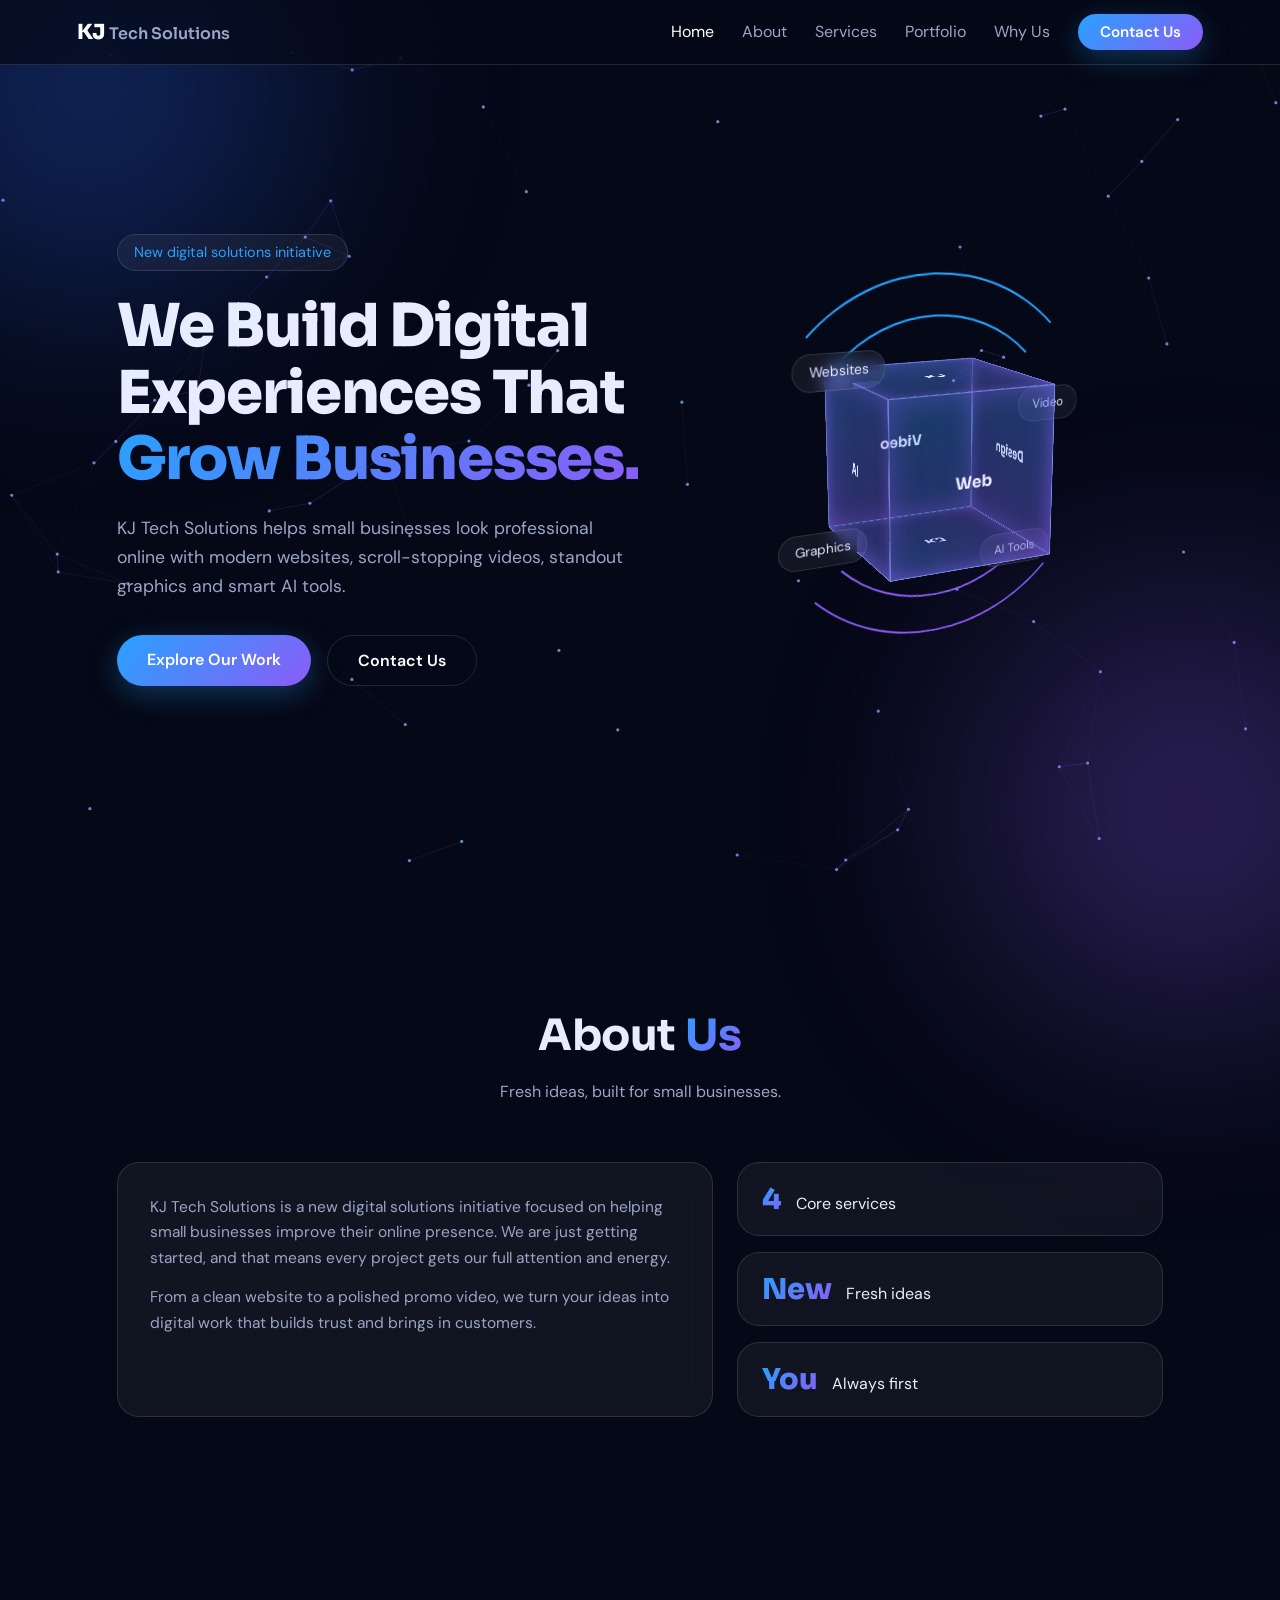
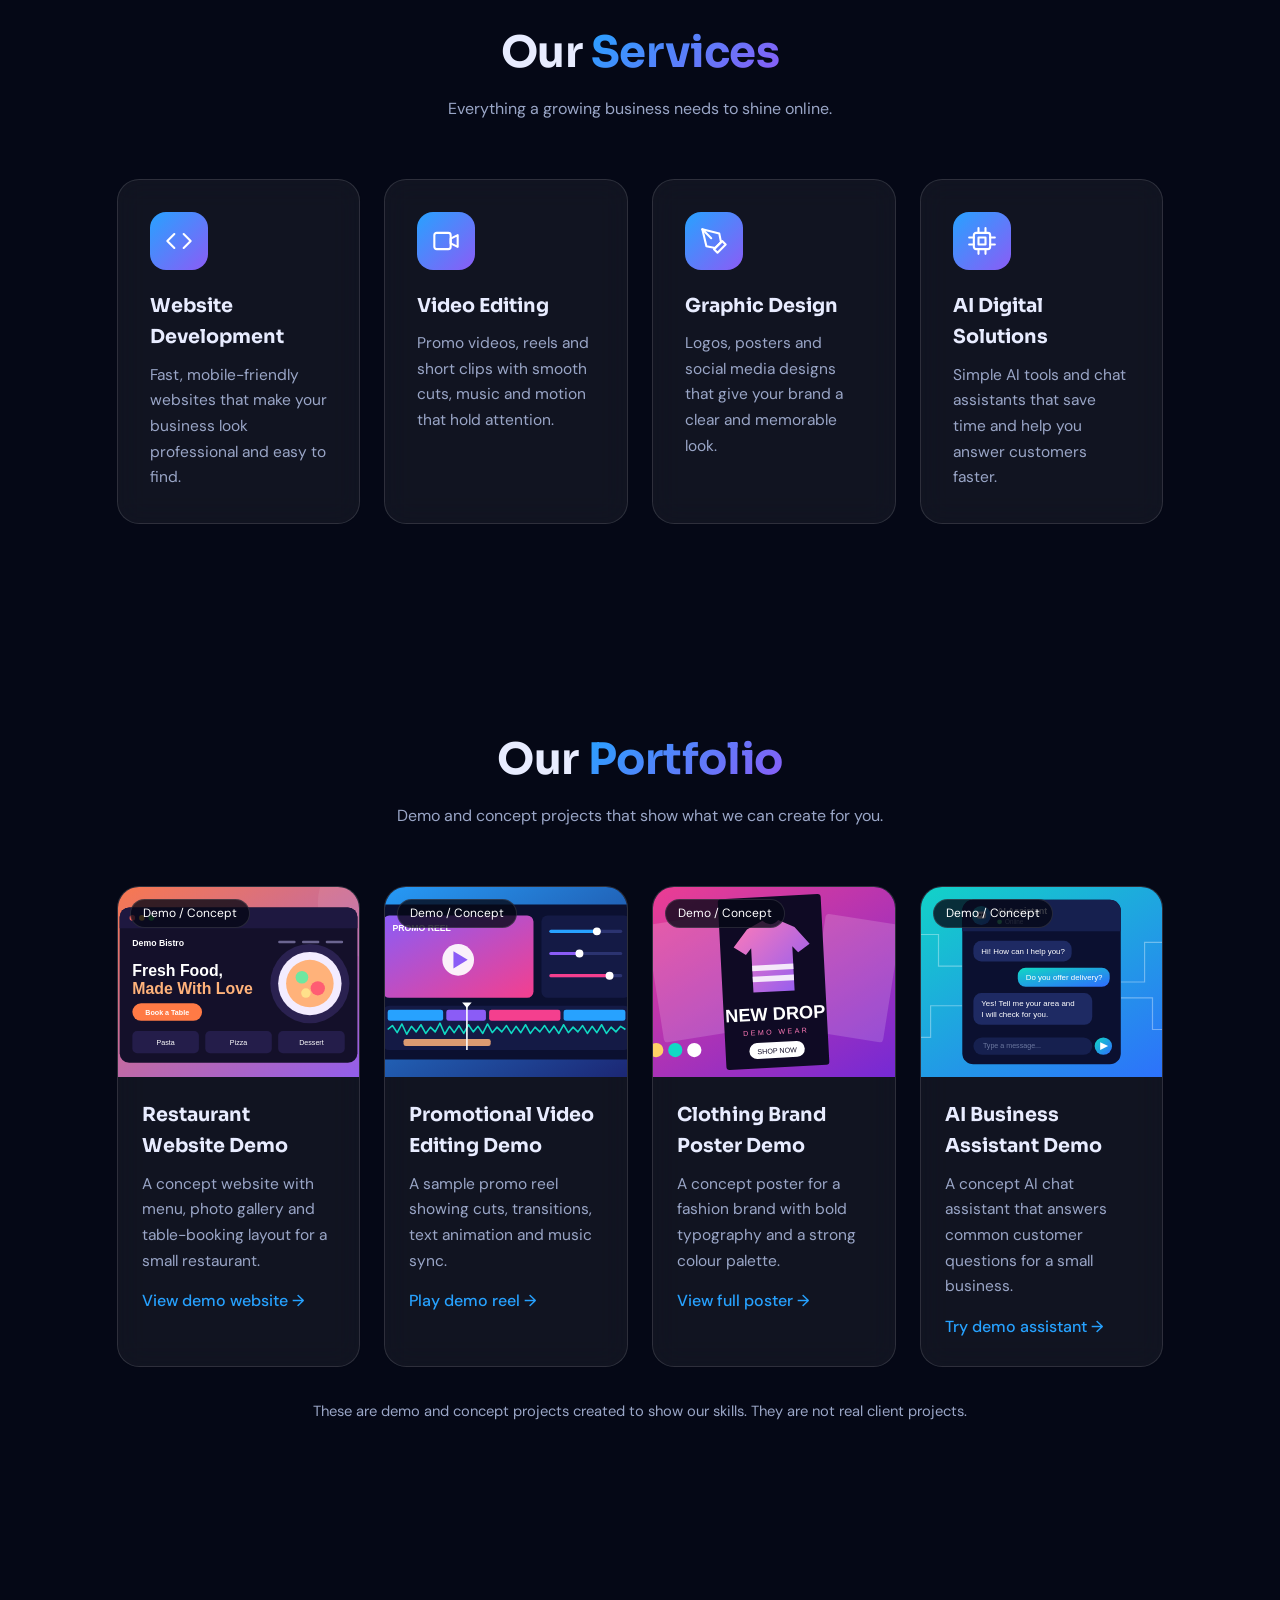
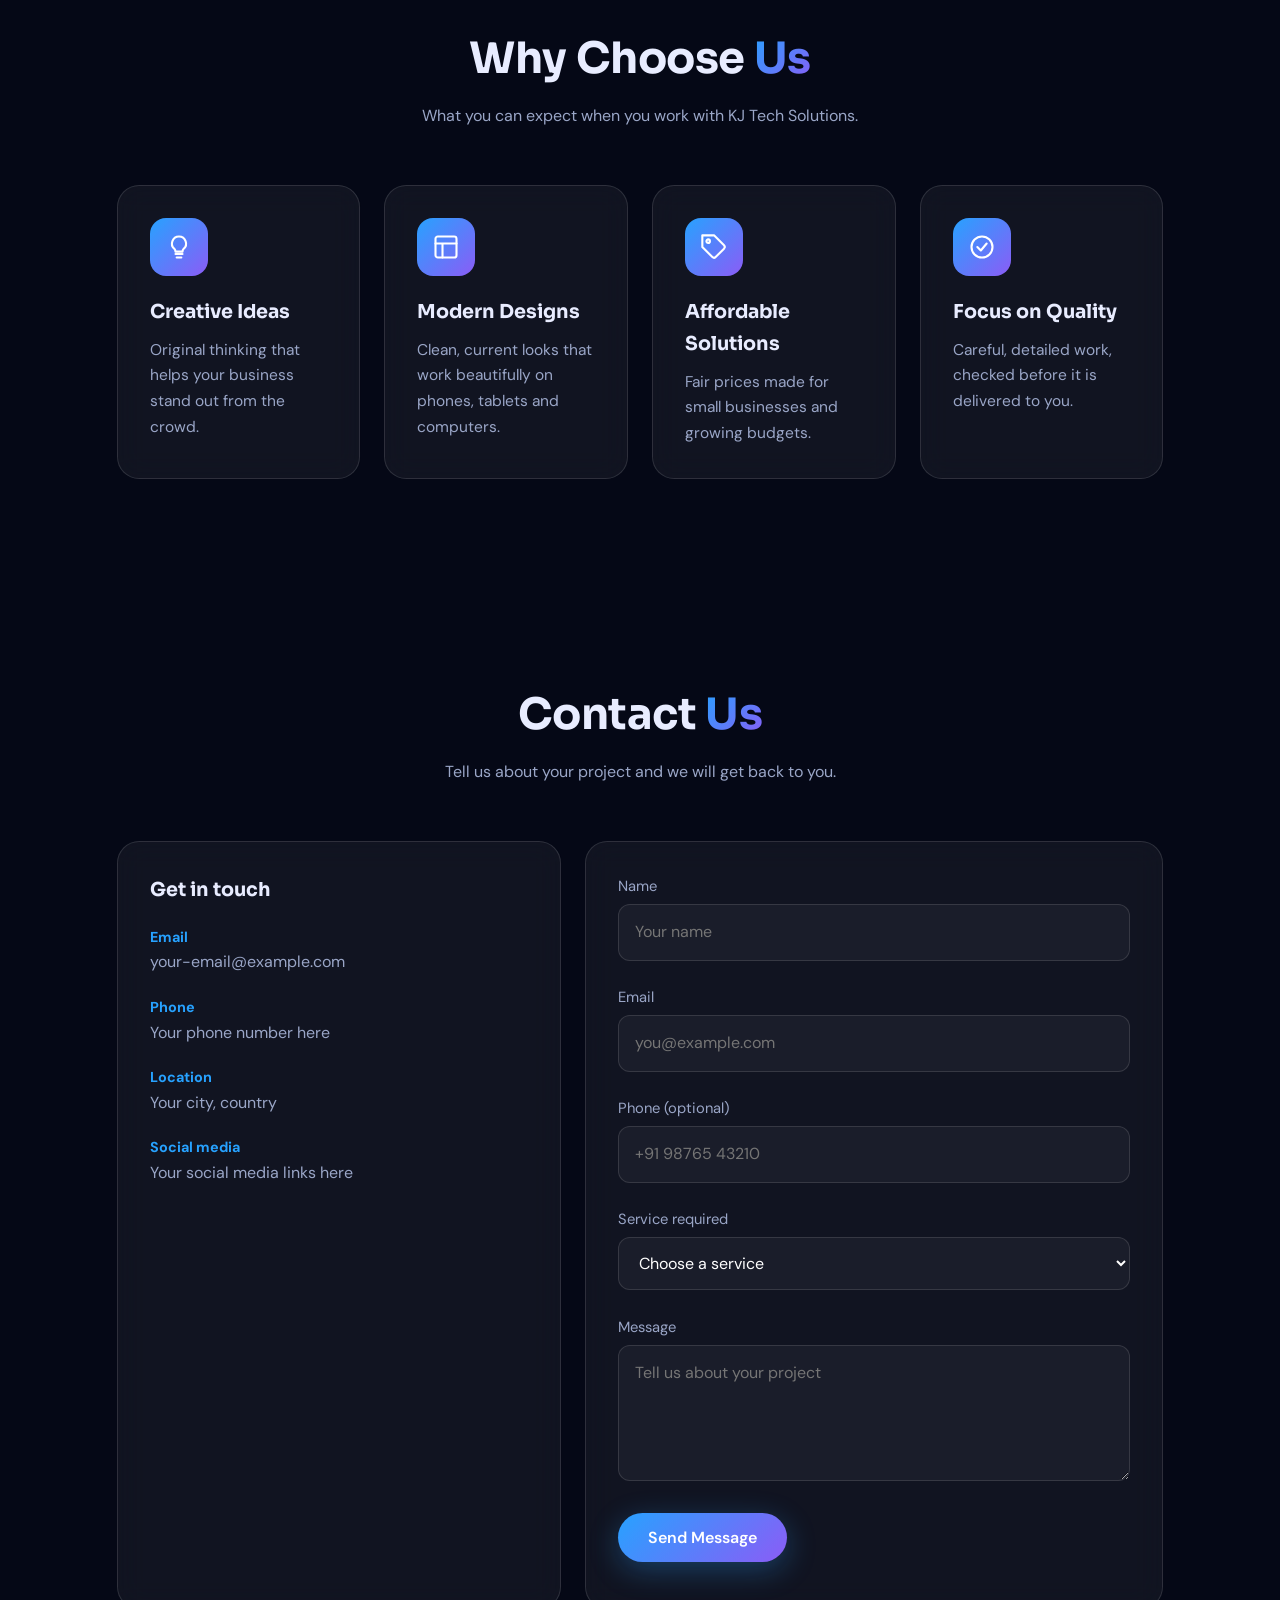
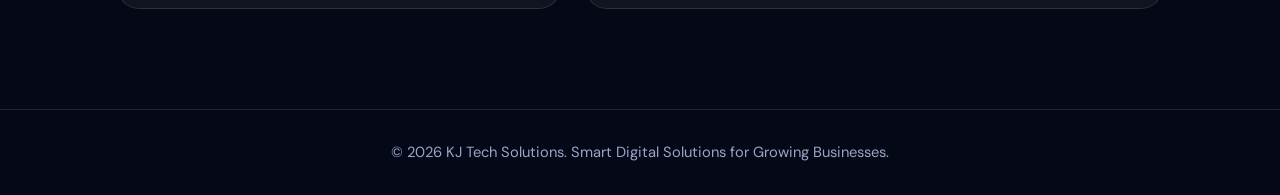
<file: index.html>
<!DOCTYPE html>
<html lang="en">
<head>
  <meta charset="UTF-8">
  <meta name="viewport" content="width=device-width, initial-scale=1.0">
  <meta name="description" content="KJ Tech Solutions - Smart Digital Solutions for Growing Businesses.">
  <title>KJ Tech Solutions | Smart Digital Solutions for Growing Businesses</title>
  <link rel="preconnect" href="https://fonts.googleapis.com">
  <link rel="preconnect" href="https://fonts.gstatic.com" crossorigin>
  <link href="https://fonts.googleapis.com/css2?family=DM+Sans:wght@400;500&family=Sora:wght@600;700;800&display=swap" rel="stylesheet">
  <link rel="stylesheet" href="style.css">
</head>
<body>
  <!-- Animated background -->
  <canvas id="bg"></canvas>
  <div class="glow g1"></div>
  <div class="glow g2"></div>

  <!-- NAVIGATION -->
  <header class="nav">
    <a href="#home" class="logo">KJ <span>Tech Solutions</span></a>
    <button class="burger" id="burger" aria-label="Open menu" aria-expanded="false"><i></i><i></i><i></i></button>
    <nav id="menu">
      <a href="#home">Home</a>
      <a href="#about">About</a>
      <a href="#services">Services</a>
      <a href="#portfolio">Portfolio</a>
      <a href="#why">Why Us</a>
      <a href="#contact" class="btn small">Contact Us</a>
    </nav>
  </header>

  <main>
    <!-- HERO -->
    <section id="home" class="hero">
      <div class="hero-text">
        <span class="pill">New digital solutions initiative</span>
        <h1>We Build Digital Experiences That <span class="grad">Grow Businesses.</span></h1>
        <p>KJ Tech Solutions helps small businesses look professional online with modern websites, scroll-stopping videos, standout graphics and smart AI tools.</p>
        <div class="btns">
          <a href="#portfolio" class="btn">Explore Our Work</a>
          <a href="#contact" class="btn ghost">Contact Us</a>
        </div>
      </div>

      <!-- 3D scene (pure CSS, moves with your mouse) -->
      <div class="stage">
        <div class="tilt3d" id="tilt3d">
          <div class="ring"></div>
          <div class="ring r2"></div>
          <div class="cube">
            <div>Web</div><div>Video</div><div>Design</div><div>AI</div><div>KJ</div><div>KJ</div>
          </div>
          <span class="chip c1">Websites</span>
          <span class="chip c2">Video</span>
          <span class="chip c3">Graphics</span>
          <span class="chip c4">AI Tools</span>
        </div>
      </div>
    </section>

    <!-- ABOUT -->
    <section id="about">
      <div class="title reveal">
        <h2>About <span class="grad">Us</span></h2>
        <p>Fresh ideas, built for small businesses.</p>
      </div>
      <div class="about reveal">
        <div class="glass">
          <p>KJ Tech Solutions is a new digital solutions initiative focused on helping small businesses improve their online presence. We are just getting started, and that means every project gets our full attention and energy.</p>
          <p>From a clean website to a polished promo video, we turn your ideas into digital work that builds trust and brings in customers.</p>
        </div>
        <div class="facts">
          <div class="glass" data-tilt><b>4</b><span>Core services</span></div>
          <div class="glass" data-tilt><b>New</b><span>Fresh ideas</span></div>
          <div class="glass" data-tilt><b>You</b><span>Always first</span></div>
        </div>
      </div>
    </section>

    <!-- SERVICES -->
    <section id="services">
      <div class="title reveal">
        <h2>Our <span class="grad">Services</span></h2>
        <p>Everything a growing business needs to shine online.</p>
      </div>
      <div class="grid reveal">
        <article class="glass" data-tilt>
          <div class="icon"><svg viewBox="0 0 24 24"><polyline points="16 18 22 12 16 6"/><polyline points="8 6 2 12 8 18"/></svg></div>
          <h3>Website Development</h3>
          <p>Fast, mobile-friendly websites that make your business look professional and easy to find.</p>
        </article>
        <article class="glass" data-tilt>
          <div class="icon"><svg viewBox="0 0 24 24"><rect x="2" y="5" width="14" height="14" rx="2"/><path d="M16 10l6-3v10l-6-3z"/></svg></div>
          <h3>Video Editing</h3>
          <p>Promo videos, reels and short clips with smooth cuts, music and motion that hold attention.</p>
        </article>
        <article class="glass" data-tilt>
          <div class="icon"><svg viewBox="0 0 24 24"><path d="M12 19l7-7 3 3-7 7z"/><path d="M18 13l-1.5-7.5L2 2l3.5 14.5L13 18z"/><path d="M2 2l7.6 7.6"/></svg></div>
          <h3>Graphic Design</h3>
          <p>Logos, posters and social media designs that give your brand a clear and memorable look.</p>
        </article>
        <article class="glass" data-tilt>
          <div class="icon"><svg viewBox="0 0 24 24"><rect x="5" y="5" width="14" height="14" rx="2"/><rect x="9" y="9" width="6" height="6"/><path d="M9 1v4M15 1v4M9 19v4M15 19v4M1 9h4M1 15h4M19 9h4M19 15h4"/></svg></div>
          <h3>AI Digital Solutions</h3>
          <p>Simple AI tools and chat assistants that save time and help you answer customers faster.</p>
        </article>
      </div>
    </section>

    <!-- PORTFOLIO -->
    <section id="portfolio">
      <div class="title reveal">
        <h2>Our <span class="grad">Portfolio</span></h2>
        <p>Demo and concept projects that show what we can create for you.</p>
      </div>
      <div class="grid reveal">
        <article class="glass work" data-tilt>
          <div class="thumb"><img src="images/restaurant.svg" alt="Restaurant website demo preview" loading="lazy"><span class="badge">Demo / Concept</span></div>
          <div class="info"><h3>Restaurant Website Demo</h3><p>A concept website with menu, photo gallery and table-booking layout for a small restaurant.</p><a class="view" href="demos/restaurant.html" target="_blank" rel="noopener">View demo website &rarr;</a></div>
        </article>
        <article class="glass work" data-tilt>
          <div class="thumb"><img src="images/video.svg" alt="Promotional video editing demo preview" loading="lazy"><span class="badge">Demo / Concept</span></div>
          <div class="info"><h3>Promotional Video Editing Demo</h3><p>A sample promo reel showing cuts, transitions, text animation and music sync.</p><a class="view" href="demos/promo-reel.html" target="_blank" rel="noopener">Play demo reel &rarr;</a></div>
        </article>
        <article class="glass work" data-tilt>
          <div class="thumb"><img src="images/poster.svg" alt="Clothing brand poster demo preview" loading="lazy"><span class="badge">Demo / Concept</span></div>
          <div class="info"><h3>Clothing Brand Poster Demo</h3><p>A concept poster for a fashion brand with bold typography and a strong colour palette.</p><a class="view" href="images/poster-full.svg" target="_blank" rel="noopener">View full poster &rarr;</a></div>
        </article>
        <article class="glass work" data-tilt>
          <div class="thumb"><img src="images/ai.svg" alt="AI business assistant demo preview" loading="lazy"><span class="badge">Demo / Concept</span></div>
          <div class="info"><h3>AI Business Assistant Demo</h3><p>A concept AI chat assistant that answers common customer questions for a small business.</p><a class="view" href="demos/ai-assistant.html" target="_blank" rel="noopener">Try demo assistant &rarr;</a></div>
        </article>
      </div>
      <p class="note">These are demo and concept projects created to show our skills. They are not real client projects.</p>
    </section>

    <!-- WHY CHOOSE US -->
    <section id="why">
      <div class="title reveal">
        <h2>Why Choose <span class="grad">Us</span></h2>
        <p>What you can expect when you work with KJ Tech Solutions.</p>
      </div>
      <div class="grid reveal">
        <article class="glass" data-tilt>
          <div class="icon"><svg viewBox="0 0 24 24"><path d="M9 18h6M10 21h4M12 3a6 6 0 0 0-4 10.5c.7.7 1 1.5 1 2.5h6c0-1 .3-1.8 1-2.5A6 6 0 0 0 12 3z"/></svg></div>
          <h3>Creative Ideas</h3><p>Original thinking that helps your business stand out from the crowd.</p>
        </article>
        <article class="glass" data-tilt>
          <div class="icon"><svg viewBox="0 0 24 24"><rect x="3" y="3" width="18" height="18" rx="2"/><path d="M3 9h18M9 21V9"/></svg></div>
          <h3>Modern Designs</h3><p>Clean, current looks that work beautifully on phones, tablets and computers.</p>
        </article>
        <article class="glass" data-tilt>
          <div class="icon"><svg viewBox="0 0 24 24"><path d="M20.6 13.4l-7.2 7.2a2 2 0 0 1-2.8 0L2 12V2h10l8.6 8.6a2 2 0 0 1 0 2.8z"/><circle cx="7" cy="7" r="1.5"/></svg></div>
          <h3>Affordable Solutions</h3><p>Fair prices made for small businesses and growing budgets.</p>
        </article>
        <article class="glass" data-tilt>
          <div class="icon"><svg viewBox="0 0 24 24"><circle cx="12" cy="12" r="9"/><path d="M8 12l3 3 5-6"/></svg></div>
          <h3>Focus on Quality</h3><p>Careful, detailed work, checked before it is delivered to you.</p>
        </article>
      </div>
    </section>

    <!-- CONTACT -->
    <section id="contact">
      <div class="title reveal">
        <h2>Contact <span class="grad">Us</span></h2>
        <p>Tell us about your project and we will get back to you.</p>
      </div>
      <div class="contact reveal">
        <div class="glass">
          <h3>Get in touch</h3>
          <div class="info-item"><b>Email</b>your-email@example.com</div>
          <div class="info-item"><b>Phone</b>Your phone number here</div>
          <div class="info-item"><b>Location</b>Your city, country</div>
          <div class="info-item"><b>Social media</b>Your social media links here</div>
        </div>
        <form class="glass" id="form" novalidate>
          <div class="field"><label for="name">Name</label><input id="name" name="name" type="text" placeholder="Your name"><span class="err"></span></div>
          <div class="field"><label for="email">Email</label><input id="email" name="email" type="email" placeholder="you@example.com"><span class="err"></span></div>
          <div class="field"><label for="phone">Phone (optional)</label><input id="phone" name="phone" type="tel" placeholder="+91 98765 43210"><span class="err"></span></div>
          <div class="field"><label for="service">Service required</label>
            <select id="service" name="service">
              <option value="">Choose a service</option>
              <option>Website Development</option>
              <option>Video Editing</option>
              <option>Graphic Design</option>
              <option>AI Digital Solutions</option>
            </select><span class="err"></span></div>
          <div class="field"><label for="message">Message</label><textarea id="message" name="message" rows="4" placeholder="Tell us about your project"></textarea><span class="err"></span></div>
          <button type="submit" class="btn">Send Message</button>
          <p class="ok" id="ok" role="status"></p>
        </form>
      </div>
    </section>
  </main>

  <footer>&copy; <span id="yr"></span> KJ Tech Solutions. Smart Digital Solutions for Growing Businesses.</footer>

  <script src="script.js"></script>
</body>
</html>
</file>
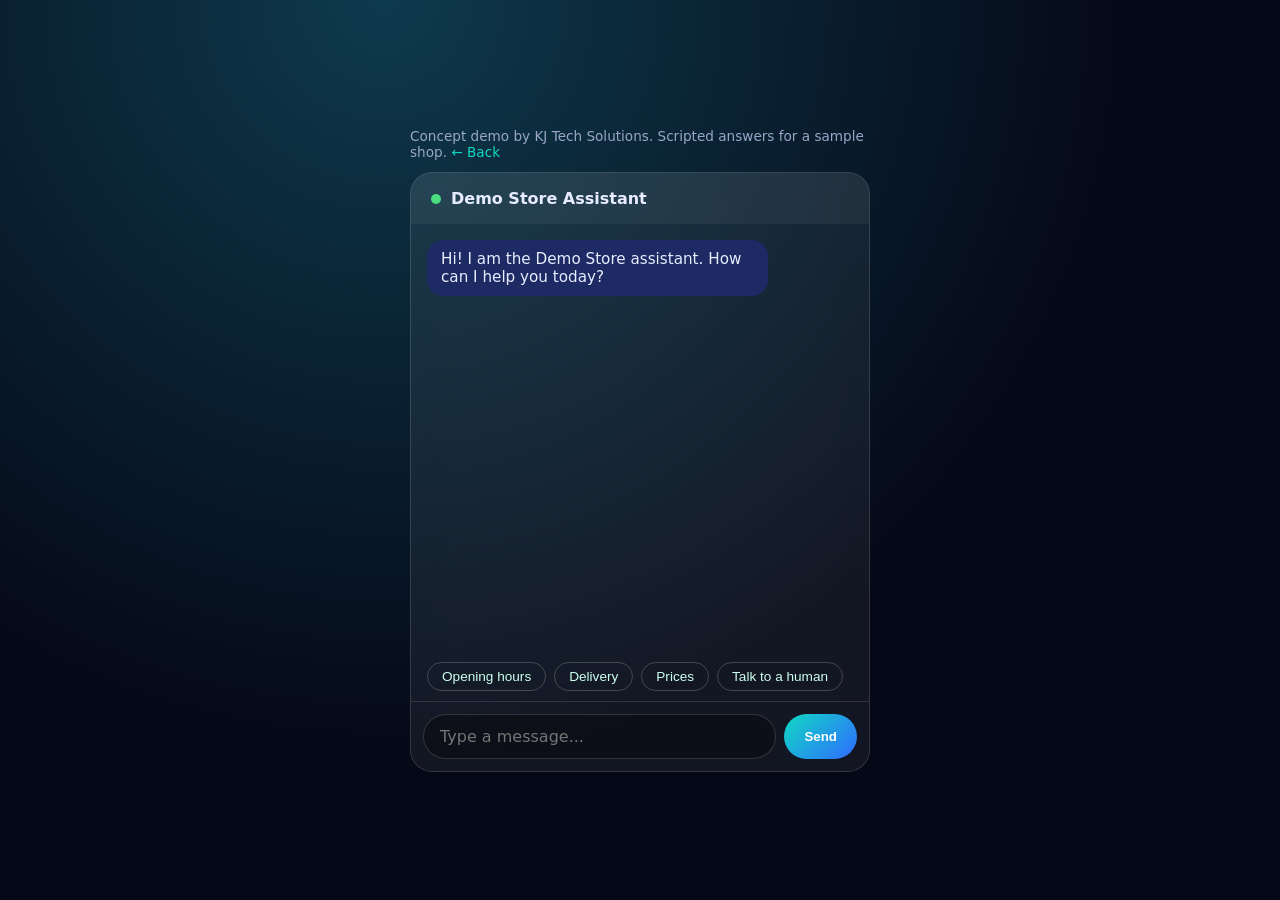
<file: demos/ai-assistant.html>
<!DOCTYPE html><html lang="en"><head><meta charset="UTF-8"><meta name="viewport" content="width=device-width,initial-scale=1">
<title>AI Business Assistant Demo | KJ Tech Solutions</title>
<style>
*{margin:0;padding:0;box-sizing:border-box}
body{font-family:'Segoe UI',system-ui,sans-serif;background:radial-gradient(circle at 30% 0,#0e3a4d,#050816 60%) fixed;color:#e8ecff;min-height:100vh;display:grid;place-items:center;padding:16px}
.wrap{width:min(460px,100%)}.top{font-size:.85rem;color:#9aa6c7;margin-bottom:12px}.top a{color:#10d9c4;text-decoration:none}
.chat{background:rgba(255,255,255,.06);border:1px solid rgba(255,255,255,.14);border-radius:22px;backdrop-filter:blur(14px);overflow:hidden;display:flex;flex-direction:column;height:min(600px,80vh)}
.hd{padding:16px 20px;background:rgba(255,255,255,.05);font-weight:700;display:flex;align-items:center;gap:10px}.hd i{width:10px;height:10px;border-radius:50%;background:#4ade80}
#log{flex:1;overflow-y:auto;padding:16px;display:flex;flex-direction:column;gap:10px}
.m{max-width:80%;padding:10px 14px;border-radius:16px;font-size:.95rem;animation:in .3s}.bot{background:#1e2a63;align-self:flex-start}.me{background:linear-gradient(135deg,#10d9c4,#2f6bff);align-self:flex-end}
@keyframes in{from{opacity:0;transform:translateY(8px)}}
.q{display:flex;gap:8px;flex-wrap:wrap;padding:0 16px 10px}.q button{background:transparent;border:1px solid rgba(255,255,255,.2);color:#cfe;border-radius:50px;padding:6px 14px;cursor:pointer;font-size:.85rem}.q button:hover{border-color:#10d9c4}
form{display:flex;gap:8px;padding:12px;border-top:1px solid rgba(255,255,255,.12)}
input{flex:1;padding:12px 16px;border-radius:50px;border:1px solid rgba(255,255,255,.15);background:rgba(0,0,0,.3);color:#fff;font:inherit}
form button{padding:0 20px;border:0;border-radius:50px;background:linear-gradient(135deg,#10d9c4,#2f6bff);color:#fff;font-weight:700;cursor:pointer}
</style></head><body><div class="wrap">
<div class="top">Concept demo by KJ Tech Solutions. Scripted answers for a sample shop. <a href="../index.html#portfolio">&larr; Back</a></div>
<div class="chat"><div class="hd"><i></i>Demo Store Assistant</div><div id="log"></div>
<div class="q" id="q"><button>Opening hours</button><button>Delivery</button><button>Prices</button><button>Talk to a human</button></div>
<form id="f"><input id="t" placeholder="Type a message..." autocomplete="off"><button>Send</button></form></div></div>
<script>
const log=document.getElementById('log'),t=document.getElementById('t');
const answers=[
 [/hour|open|time|timing/,'We are open 10 AM to 8 PM, Monday to Saturday (sample hours).'],
 [/deliver|ship/,'Yes, we deliver in the local area. Tell me your area and I can check.'],
 [/price|cost|rate|charge/,'Prices start from a few hundred rupees (sample). Which product are you interested in?'],
 [/human|person|call|owner/,'Sure! Please leave your name and number and the owner will contact you.'],
 [/hi|hello|hey|namaste/,'Hello! I am the demo assistant. Ask me about hours, delivery or prices.']];
function add(txt,who){const d=document.createElement('div');d.className='m '+who;d.textContent=txt;log.appendChild(d);log.scrollTop=log.scrollHeight}
function ask(v){v=v.trim();if(!v)return;add(v,'me');const l=v.toLowerCase();
 const a=(answers.find(r=>r[0].test(l))||[0,'I am only a demo, so I can answer questions about hours, delivery and prices.'])[1];
 setTimeout(()=>add(a,'bot'),600)}
document.getElementById('f').onsubmit=e=>{e.preventDefault();ask(t.value);t.value=''};
document.querySelectorAll('#q button').forEach(b=>b.onclick=()=>ask(b.textContent));
add('Hi! I am the Demo Store assistant. How can I help you today?','bot');
</script></body></html>
</file>
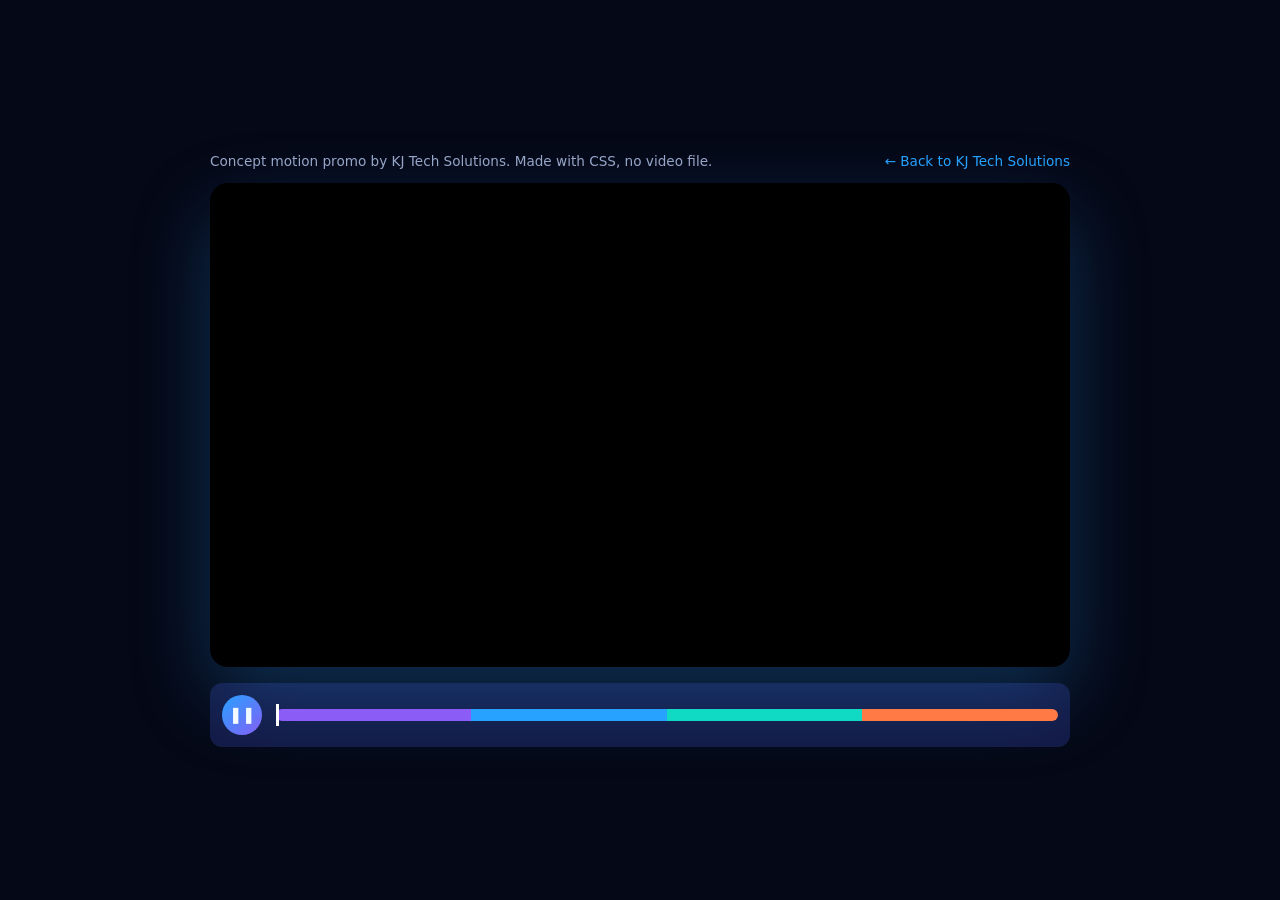
<file: demos/promo-reel.html>
<!DOCTYPE html><html lang="en"><head><meta charset="UTF-8"><meta name="viewport" content="width=device-width,initial-scale=1">
<title>Promo Video Demo | KJ Tech Solutions</title>
<style>
*{margin:0;padding:0;box-sizing:border-box}
body{font-family:'Segoe UI',system-ui,sans-serif;background:#050816;color:#e8ecff;min-height:100vh;display:grid;place-items:center;padding:20px}
.wrap{width:min(860px,100%)}
.top{display:flex;justify-content:space-between;gap:10px;flex-wrap:wrap;font-size:.85rem;color:#9aa6c7;margin-bottom:14px}.top a{color:#27a2ff;text-decoration:none}
.stage{position:relative;aspect-ratio:16/9;border-radius:18px;overflow:hidden;background:#000;box-shadow:0 30px 80px rgba(39,162,255,.25)}
.s{position:absolute;inset:0;display:grid;place-items:center;text-align:center;opacity:0;animation:sc 12s infinite;padding:20px}
.s h2{font:800 clamp(1.8rem,7vw,4.2rem)/1.05 'Segoe UI',sans-serif;letter-spacing:-.02em}.s p{font-size:clamp(.9rem,2.4vw,1.4rem);opacity:.9;margin-top:10px}
.s1{background:linear-gradient(135deg,#8b5cf6,#f43f8e);animation-delay:0s}
.s2{background:linear-gradient(135deg,#27a2ff,#1b1f6b);animation-delay:3s}
.s3{background:linear-gradient(135deg,#10d9c4,#2f6bff);animation-delay:6s}
.s4{background:linear-gradient(135deg,#ff7a45,#f43f8e);animation-delay:9s}
.s3 .row{font-size:clamp(2.4rem,10vw,5rem);display:flex;gap:18px;justify-content:center}
@keyframes sc{0%{opacity:0;transform:scale(1.18)}4%,22%{opacity:1;transform:scale(1)}25%,100%{opacity:0}}
.tl{margin-top:16px;background:#141a45;border-radius:12px;padding:12px;display:flex;align-items:center;gap:14px}
.tl button{background:linear-gradient(135deg,#27a2ff,#8b5cf6);color:#fff;border:0;border-radius:50%;width:40px;height:40px;cursor:pointer;font-size:1rem}
.track{flex:1;height:12px;border-radius:6px;background:linear-gradient(90deg,#8b5cf6 25%,#27a2ff 25% 50%,#10d9c4 50% 75%,#ff7a45 75%);position:relative}
.track i{position:absolute;top:-5px;left:0;width:3px;height:22px;background:#fff;animation:pg 12s linear infinite}
@keyframes pg{to{left:100%}}
.paused *{animation-play-state:paused!important}
</style></head><body><div class="wrap">
<div class="top"><span>Concept motion promo by KJ Tech Solutions. Made with CSS, no video file.</span><a href="../index.html#portfolio">&larr; Back to KJ Tech Solutions</a></div>
<div class="stage" id="st">
<div class="s s1"><div><h2>SUMMER SALE</h2><p>Fresh looks. Fresh prices.</p></div></div>
<div class="s s2"><div><h2>UP TO 50% OFF</h2><p>This weekend only</p></div></div>
<div class="s s3"><div><div class="row"><span>👕</span><span>👟</span><span>🕶️</span></div><p>New arrivals in store</p></div></div>
<div class="s s4"><div><h2>SHOP NOW</h2><p>Sample brand. Concept demo.</p></div></div>
</div>
<div class="tl" id="tl"><button id="b" aria-label="Pause or play">&#10074;&#10074;</button><div class="track"><i></i></div></div>
</div><script>
const t=document.getElementById('tl'),b=document.getElementById('b'),w=document.querySelector('.wrap');
b.onclick=()=>{const p=w.classList.toggle('paused');b.innerHTML=p?'&#9654;':'&#10074;&#10074;'};
</script></body></html>
</file>
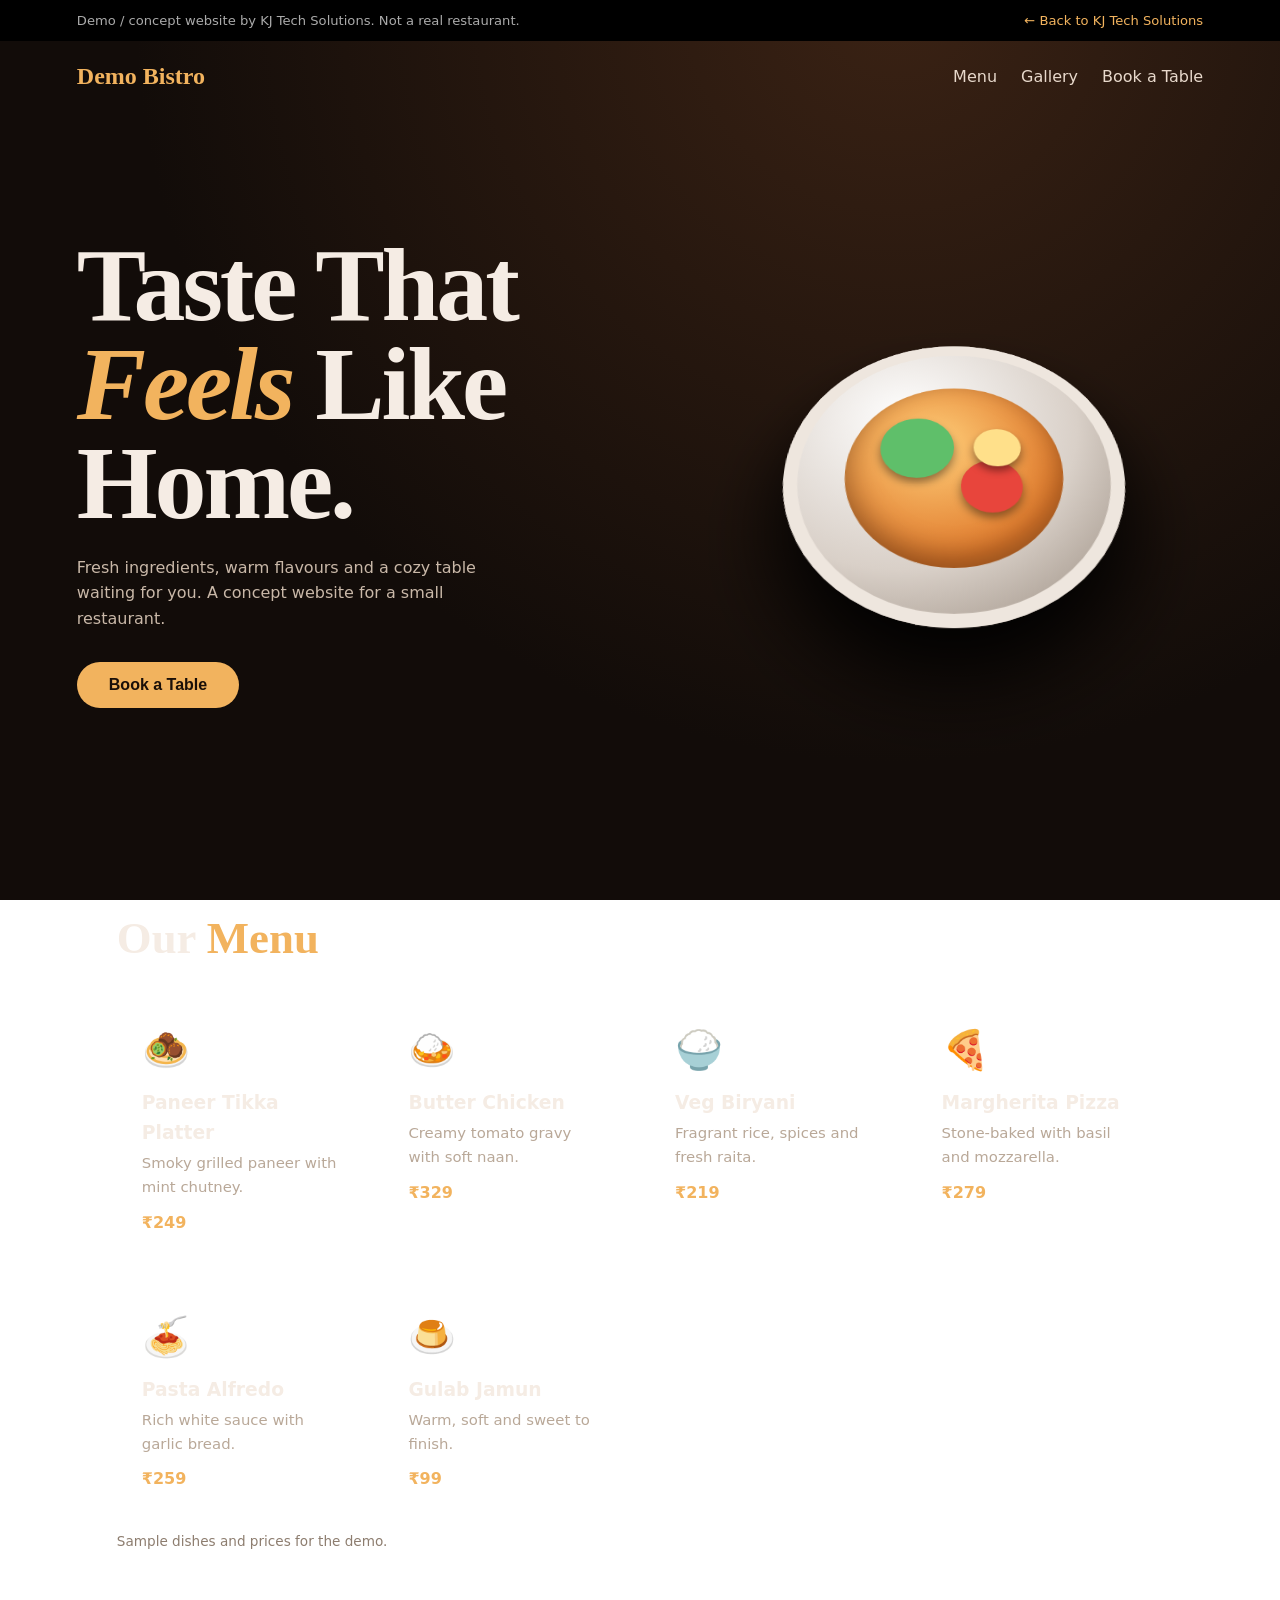
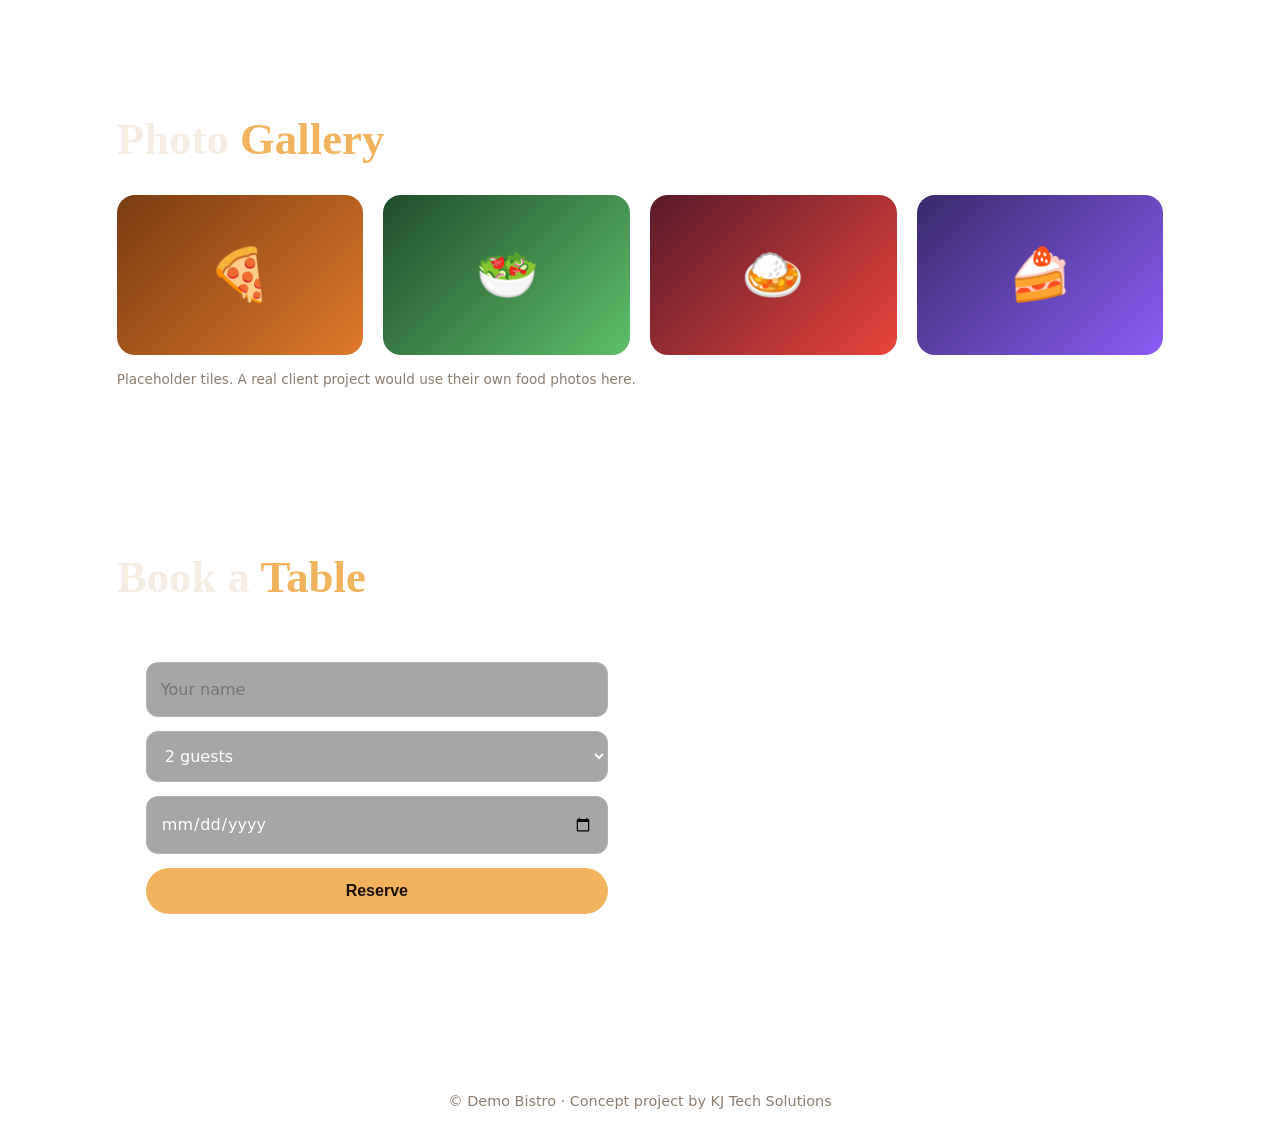
<file: demos/restaurant.html>
<!DOCTYPE html><html lang="en"><head><meta charset="UTF-8"><meta name="viewport" content="width=device-width,initial-scale=1">
<title>Demo Bistro | Restaurant Website Demo</title>
<style>
*{margin:0;padding:0;box-sizing:border-box}html{scroll-behavior:smooth}
:root{--gold:#f2b35e;--bg:#120c09}
body{font-family:'Segoe UI',system-ui,sans-serif;background:radial-gradient(circle at 70% 0,#3a2214,var(--bg) 60%) fixed;color:#f5ece4;line-height:1.6;overflow-x:hidden}
.bar{display:flex;justify-content:space-between;gap:10px;flex-wrap:wrap;padding:10px 6%;font-size:.82rem;background:#000;color:#aaa}
.bar a{color:var(--gold);text-decoration:none}
header{display:flex;justify-content:space-between;align-items:center;padding:22px 6%}
.brand{font:700 1.5rem Georgia,serif;color:var(--gold)}
header nav a{color:#e8d9cc;text-decoration:none;margin-left:24px;transition:.3s}header nav a:hover{color:var(--gold)}
.hero{min-height:80vh;display:grid;grid-template-columns:1.2fr 1fr;align-items:center;gap:30px;padding:0 6%}
.hero h1{font:700 clamp(3rem,9vw,6.5rem)/.95 Georgia,serif;letter-spacing:-.03em}
.hero h1 span{color:var(--gold);font-style:italic}
.hero p{color:#c9b8a8;max-width:440px;margin:22px 0 30px}
.btn{display:inline-block;padding:14px 32px;border-radius:50px;background:var(--gold);color:#1a0f08;font:700 1rem 'Segoe UI',sans-serif;text-decoration:none;border:0;cursor:pointer;transition:.3s}
.btn:hover{transform:translateY(-3px);box-shadow:0 10px 30px rgba(242,179,94,.4)}
.pw{perspective:900px;display:grid;place-items:center}
.plate{--rx:35deg;--ry:0deg;width:min(340px,78vw);aspect-ratio:1;border-radius:50%;position:relative;background:radial-gradient(circle at 35% 30%,#fff,#d9d0c8 55%,#8b7d70);box-shadow:0 50px 80px #000,inset 0 0 0 14px #eee6de;transform:rotateX(var(--rx)) rotateY(var(--ry));transition:transform .2s;animation:fl 5s ease-in-out infinite}
.plate::before{content:"";position:absolute;inset:18%;border-radius:50%;background:radial-gradient(circle at 40% 35%,#ffcf7a,#e0792b 70%);box-shadow:inset 0 -12px 30px rgba(0,0,0,.35)}
.plate i{position:absolute;border-radius:50%;box-shadow:0 6px 10px rgba(0,0,0,.4)}
.plate i:nth-child(1){width:22%;height:22%;background:#5fbf6a;top:30%;left:28%}
.plate i:nth-child(2){width:18%;height:18%;background:#e8453c;top:46%;left:52%}
.plate i:nth-child(3){width:14%;height:14%;background:#ffe08a;top:34%;left:56%}
@keyframes fl{50%{translate:0 -14px}}
.sec{padding:80px 6%;max-width:1200px;margin:auto}
h2{font:700 clamp(2rem,5vw,2.8rem) Georgia,serif;margin-bottom:30px}h2 span{color:var(--gold)}
.grid{display:grid;gap:20px;grid-template-columns:repeat(auto-fit,minmax(240px,1fr))}
.card{background:rgba(255,255,255,.06);border:1px solid rgba(255,255,255,.1);border-radius:18px;padding:24px;transition:.3s}
.card:hover{transform:translateY(-6px);border-color:var(--gold)}
.card .e{font-size:2.4rem}.card h3{margin:8px 0 4px}.card p{color:#b9a898;font-size:.93rem}.card b{color:var(--gold);display:block;margin-top:10px}
.g{height:160px;border-radius:18px;display:grid;place-items:center;font-size:3.2rem;transition:.4s}.g:hover{transform:scale(1.05) rotate(-1deg)}
.g1{background:linear-gradient(135deg,#7a3b12,#e0792b)}.g2{background:linear-gradient(135deg,#1f4d2b,#5fbf6a)}.g3{background:linear-gradient(135deg,#5a1a2a,#e8453c)}.g4{background:linear-gradient(135deg,#3a2a6b,#8b5cf6)}
form{display:grid;gap:14px;max-width:520px;background:rgba(255,255,255,.06);padding:28px;border-radius:20px;border:1px solid rgba(255,255,255,.1)}
input,select{padding:14px;border-radius:12px;border:1px solid rgba(255,255,255,.15);background:rgba(0,0,0,.35);color:#fff;font:inherit}
select option{background:#120c09}
#m{min-height:1.4em}
footer{text-align:center;padding:30px;color:#8d7d6f;font-size:.9rem;border-top:1px solid rgba(255,255,255,.1)}
@media(max-width:800px){.hero{grid-template-columns:1fr;text-align:center;padding-top:10px}.hero p{margin-inline:auto}header nav{display:none}}
@media(prefers-reduced-motion:reduce){*{animation:none!important}}
</style></head><body>
<div class="bar"><span>Demo / concept website by KJ Tech Solutions. Not a real restaurant.</span><a href="../index.html#portfolio">&larr; Back to KJ Tech Solutions</a></div>
<header><div class="brand">Demo Bistro</div><nav><a href="#menu">Menu</a><a href="#gallery">Gallery</a><a href="#book">Book a Table</a></nav></header>
<section class="hero">
<div><h1>Taste That <span>Feels</span> Like Home.</h1><p>Fresh ingredients, warm flavours and a cozy table waiting for you. A concept website for a small restaurant.</p><a href="#book" class="btn">Book a Table</a></div>
<div class="pw"><div class="plate" id="plate"><i></i><i></i><i></i></div></div>
</section>
<section class="sec" id="menu"><h2>Our <span>Menu</span></h2>
<div class="grid">
<div class="card"><div class="e">🧆</div><h3>Paneer Tikka Platter</h3><p>Smoky grilled paneer with mint chutney.</p><b>&#8377;249</b></div>
<div class="card"><div class="e">🍛</div><h3>Butter Chicken</h3><p>Creamy tomato gravy with soft naan.</p><b>&#8377;329</b></div>
<div class="card"><div class="e">🍚</div><h3>Veg Biryani</h3><p>Fragrant rice, spices and fresh raita.</p><b>&#8377;219</b></div>
<div class="card"><div class="e">🍕</div><h3>Margherita Pizza</h3><p>Stone-baked with basil and mozzarella.</p><b>&#8377;279</b></div>
<div class="card"><div class="e">🍝</div><h3>Pasta Alfredo</h3><p>Rich white sauce with garlic bread.</p><b>&#8377;259</b></div>
<div class="card"><div class="e">🍮</div><h3>Gulab Jamun</h3><p>Warm, soft and sweet to finish.</p><b>&#8377;99</b></div>
</div><p style="margin-top:14px;color:#8d7d6f;font-size:.85rem">Sample dishes and prices for the demo.</p></section>
<section class="sec" id="gallery"><h2>Photo <span>Gallery</span></h2>
<div class="grid"><div class="g g1">🍕</div><div class="g g2">🥗</div><div class="g g3">🍛</div><div class="g g4">🍰</div></div>
<p style="margin-top:14px;color:#8d7d6f;font-size:.85rem">Placeholder tiles. A real client project would use their own food photos here.</p></section>
<section class="sec" id="book"><h2>Book a <span>Table</span></h2>
<form id="f" novalidate><input name="n" placeholder="Your name"><select name="g"><option>2 guests</option><option>4 guests</option><option>6 guests</option></select><input name="d" type="date"><button class="btn" type="submit">Reserve</button><p id="m" role="status"></p></form></section>
<footer>&copy; Demo Bistro &middot; Concept project by KJ Tech Solutions</footer>
<script>
const p=document.getElementById('plate');
document.addEventListener('mousemove',e=>{p.style.setProperty('--ry',(e.clientX/innerWidth-.5)*40+'deg');p.style.setProperty('--rx',(35-(e.clientY/innerHeight-.5)*30)+'deg')});
document.getElementById('f').onsubmit=e=>{e.preventDefault();const f=e.target,m=document.getElementById('m');
if(f.n.value.trim().length<2||!f.d.value){m.style.color='#ff8a8a';m.textContent='Please enter your name and pick a date.';return}
m.style.color='#8fe3a0';m.textContent='Thanks '+f.n.value.trim()+'! Your table request is noted (demo only, nothing is sent).';f.reset()};
</script></body></html>
</file>
<file: style.css>
/* ===== 1. COLOURS & BASICS (change colours here) ===== */
:root{
  --bg:#050816; --text:#e8ecff; --muted:#9aa6c7;
  --blue:#27a2ff; --purple:#8b5cf6;
  --grad:linear-gradient(135deg,#27a2ff,#8b5cf6);
  --glass:rgba(255,255,255,.05); --line:rgba(255,255,255,.12);
}
*{margin:0;padding:0;box-sizing:border-box}
html{scroll-behavior:smooth;scroll-padding-top:80px}
body{font-family:'DM Sans','Segoe UI',system-ui,sans-serif;background:var(--bg);color:var(--text);line-height:1.65;overflow-x:hidden}
h1,h2,h3,.logo{font-family:'Sora','Segoe UI',sans-serif}
a:focus-visible,button:focus-visible,input:focus-visible,select:focus-visible,textarea:focus-visible{outline:2px solid var(--blue);outline-offset:3px}
section{padding:100px 6%;max-width:1200px;margin:auto}
.grad{background:var(--grad);-webkit-background-clip:text;background-clip:text;color:transparent}

/* ===== 2. BACKGROUND ===== */
#bg{position:fixed;inset:0;z-index:-2}
.glow{position:fixed;width:420px;height:420px;border-radius:50%;filter:blur(120px);opacity:.3;z-index:-1;animation:drift 14s ease-in-out infinite}
.g1{background:#2f6bff;top:-120px;left:-120px}
.g2{background:#8b5cf6;bottom:-120px;right:-120px;animation-delay:-7s}
@keyframes drift{50%{transform:translate(60px,40px) scale(1.15)}}

/* ===== 3. NAVIGATION ===== */
.nav{position:fixed;top:0;left:0;right:0;z-index:100;display:flex;justify-content:space-between;align-items:center;padding:14px 6%;background:rgba(5,8,22,.65);backdrop-filter:blur(14px);-webkit-backdrop-filter:blur(14px);border-bottom:1px solid var(--line)}
.logo{font-weight:800;font-size:1.3rem;color:#fff;text-decoration:none}
.logo span{font-weight:600;color:var(--muted);font-size:1rem}
nav{display:flex;gap:28px;align-items:center}
nav a{color:var(--muted);text-decoration:none;transition:color .3s}
nav a:hover,nav a.active{color:#fff}
.burger{display:none;background:none;border:0;cursor:pointer;padding:6px}
.burger i{display:block;width:26px;height:2px;background:#fff;margin:6px 0;transition:.3s}

/* ===== 4. BUTTONS ===== */
.btn{display:inline-block;padding:14px 30px;border-radius:50px;background:var(--grad);color:#fff;font:600 1rem 'DM Sans',sans-serif;text-decoration:none;border:0;cursor:pointer;box-shadow:0 8px 30px rgba(39,162,255,.3);transition:transform .3s,box-shadow .3s}
.btn:hover{transform:translateY(-3px);box-shadow:0 12px 40px rgba(139,92,246,.5)}
.btn.ghost{background:transparent;border:1px solid var(--line);box-shadow:none}
.btn.ghost:hover{border-color:var(--blue);background:var(--glass)}
nav .btn.small{padding:8px 22px;color:#fff;font-size:.95rem}

/* ===== 5. HERO + 3D SCENE ===== */
.hero{min-height:100vh;display:grid;grid-template-columns:1.1fr .9fr;align-items:center;gap:30px;padding-top:120px}
.pill{display:inline-block;padding:6px 16px;border:1px solid var(--line);border-radius:50px;background:var(--glass);color:var(--blue);font-size:.9rem;margin-bottom:22px}
h1{font-size:clamp(2.2rem,5vw,3.7rem);line-height:1.12;font-weight:800;letter-spacing:-.02em}
.hero p{color:var(--muted);max-width:520px;margin:22px 0 34px;font-size:1.1rem}
.btns{display:flex;gap:16px;flex-wrap:wrap}

.stage{perspective:1000px;display:grid;place-items:center;height:400px;overflow:hidden}
.tilt3d{--s:1;position:relative;width:170px;height:170px;transform-style:preserve-3d;transform:scale(var(--s)) rotateX(var(--rx,-15deg)) rotateY(var(--ry,25deg));transition:transform .2s ease-out}
.cube{position:absolute;inset:0;transform-style:preserve-3d;animation:spin 18s linear infinite}
.cube div{position:absolute;inset:0;display:grid;place-items:center;font:700 1rem 'Sora',sans-serif;border:1px solid rgba(130,170,255,.7);background:linear-gradient(135deg,rgba(39,162,255,.2),rgba(139,92,246,.2));box-shadow:inset 0 0 30px rgba(139,92,246,.4)}
.cube div:nth-child(1){transform:translateZ(85px)}
.cube div:nth-child(2){transform:rotateY(180deg) translateZ(85px)}
.cube div:nth-child(3){transform:rotateY(90deg) translateZ(85px)}
.cube div:nth-child(4){transform:rotateY(-90deg) translateZ(85px)}
.cube div:nth-child(5){transform:rotateX(90deg) translateZ(85px)}
.cube div:nth-child(6){transform:rotateX(-90deg) translateZ(85px)}
.ring{position:absolute;inset:-60px;border-radius:50%;border:2px solid transparent;border-top-color:var(--blue);border-bottom-color:var(--purple);animation:orbit 9s linear infinite}
.ring.r2{inset:-100px;animation-duration:14s;animation-direction:reverse}
.chip{position:absolute;padding:6px 16px;border-radius:50px;background:var(--glass);border:1px solid var(--line);backdrop-filter:blur(8px);font-size:.85rem;animation:bob 4s ease-in-out infinite}
.c1{top:-30px;left:-60px}.c2{top:20px;right:-80px;animation-delay:-1s}
.c3{bottom:-10px;left:-80px;animation-delay:-2s}.c4{bottom:-40px;right:-50px;animation-delay:-3s}
@keyframes spin{to{transform:rotateX(360deg) rotateY(360deg)}}
@keyframes orbit{from{transform:rotateX(72deg) rotateZ(0)}to{transform:rotateX(72deg) rotateZ(360deg)}}
@keyframes bob{50%{translate:0 -12px}}

/* ===== 6. SECTION TITLES & GLASS CARDS ===== */
.title{text-align:center;margin-bottom:56px}
.title h2{font-size:clamp(1.8rem,4vw,2.7rem);letter-spacing:-.01em}
.title p{color:var(--muted);margin-top:8px}
.glass{background:var(--glass);border:1px solid var(--line);border-radius:22px;backdrop-filter:blur(14px);-webkit-backdrop-filter:blur(14px);padding:32px;transition:transform .2s,border-color .3s,box-shadow .3s}
.glass:hover{border-color:rgba(139,92,246,.6);box-shadow:0 20px 60px rgba(60,80,255,.2)}
.glass h3{margin-bottom:10px;font-size:1.2rem}
.glass p{color:var(--muted);font-size:.97rem}
.grid{display:grid;gap:24px;grid-template-columns:repeat(auto-fit,minmax(240px,1fr))}
.icon{width:58px;height:58px;border-radius:16px;background:var(--grad);display:grid;place-items:center;margin-bottom:20px}
.icon svg{width:28px;height:28px;stroke:#fff;fill:none;stroke-width:1.8;stroke-linecap:round;stroke-linejoin:round}

/* Scroll reveal (one gentle fade for each section) */
.reveal{opacity:0}
.reveal.show{opacity:1;animation:rise .9s backwards}
@keyframes rise{from{opacity:0;transform:translateY(30px)}}

/* ===== 7. ABOUT ===== */
.about{display:grid;grid-template-columns:1.4fr 1fr;gap:24px}
.about .glass p+p{margin-top:14px}
.facts{display:grid;gap:16px}
.facts .glass{padding:18px 24px;display:flex;align-items:baseline;gap:14px}
.facts b{font:800 1.8rem 'Sora',sans-serif;background:var(--grad);-webkit-background-clip:text;background-clip:text;color:transparent}

/* ===== 8. PORTFOLIO ===== */
.work{padding:0;overflow:hidden}
.thumb{height:170px;display:grid;place-items:center;font-size:3.4rem;position:relative}
.badge{position:absolute;top:12px;left:12px;font-size:.75rem;padding:4px 12px;border-radius:50px;background:rgba(5,8,22,.8);border:1px solid var(--line);color:#fff}
.thumb{height:190px;overflow:hidden;background:#0b1030}
.thumb img{width:100%;height:100%;object-fit:cover;display:block;transition:transform .6s}
.work:hover .thumb img{transform:scale(1.07)}
.work .info{padding:22px 24px 26px}
.view{display:inline-block;margin-top:14px;color:var(--blue);text-decoration:none;font-weight:500;transition:.3s}
.view:hover{color:#fff;letter-spacing:.3px}
.note{text-align:center;color:var(--muted);margin-top:32px;font-size:.92rem}

/* ===== 9. CONTACT ===== */
.contact{display:grid;grid-template-columns:1fr 1.3fr;gap:24px}
.info-item{margin-top:20px;color:var(--muted)}
.info-item b{display:block;color:var(--blue);font-size:.9rem}
label{display:block;margin-bottom:6px;font-size:.92rem;color:var(--muted)}
input,select,textarea{width:100%;padding:14px 16px;border-radius:12px;border:1px solid var(--line);background:rgba(255,255,255,.04);color:#fff;font:inherit;transition:border-color .3s,box-shadow .3s}
input:focus,select:focus,textarea:focus{outline:0;border-color:var(--blue);box-shadow:0 0 0 3px rgba(39,162,255,.2)}
select option{background:#0b1230}
.err{display:block;color:#ff7b9a;font-size:.82rem;min-height:1.4em;margin-bottom:6px}
.ok{color:#4ade80;margin-top:14px}
footer{text-align:center;padding:30px 6%;border-top:1px solid var(--line);color:var(--muted);font-size:.92rem}

/* ===== 10. TABLET & MOBILE ===== */
@media(max-width:900px){
  .hero{grid-template-columns:1fr;text-align:center;padding-top:110px}
  .hero p{margin-inline:auto}
  .btns{justify-content:center}
  .about,.contact{grid-template-columns:1fr}
  .burger{display:block}
  nav{position:absolute;top:100%;left:0;right:0;flex-direction:column;gap:20px;padding:26px;background:rgba(5,8,22,.97);border-bottom:1px solid var(--line);opacity:0;pointer-events:none;transform:translateY(-12px);transition:.3s}
  nav.open{opacity:1;pointer-events:auto;transform:none}
}
@media(max-width:480px){
  section{padding:80px 5%}
  .tilt3d{--s:.72}
  .stage{height:340px}
  .logo span{display:none}
}

/* Respect people who prefer less motion */
@media(prefers-reduced-motion:reduce){
  *{animation:none!important;transition:none!important}
  html{scroll-behavior:auto}
}
</file>
